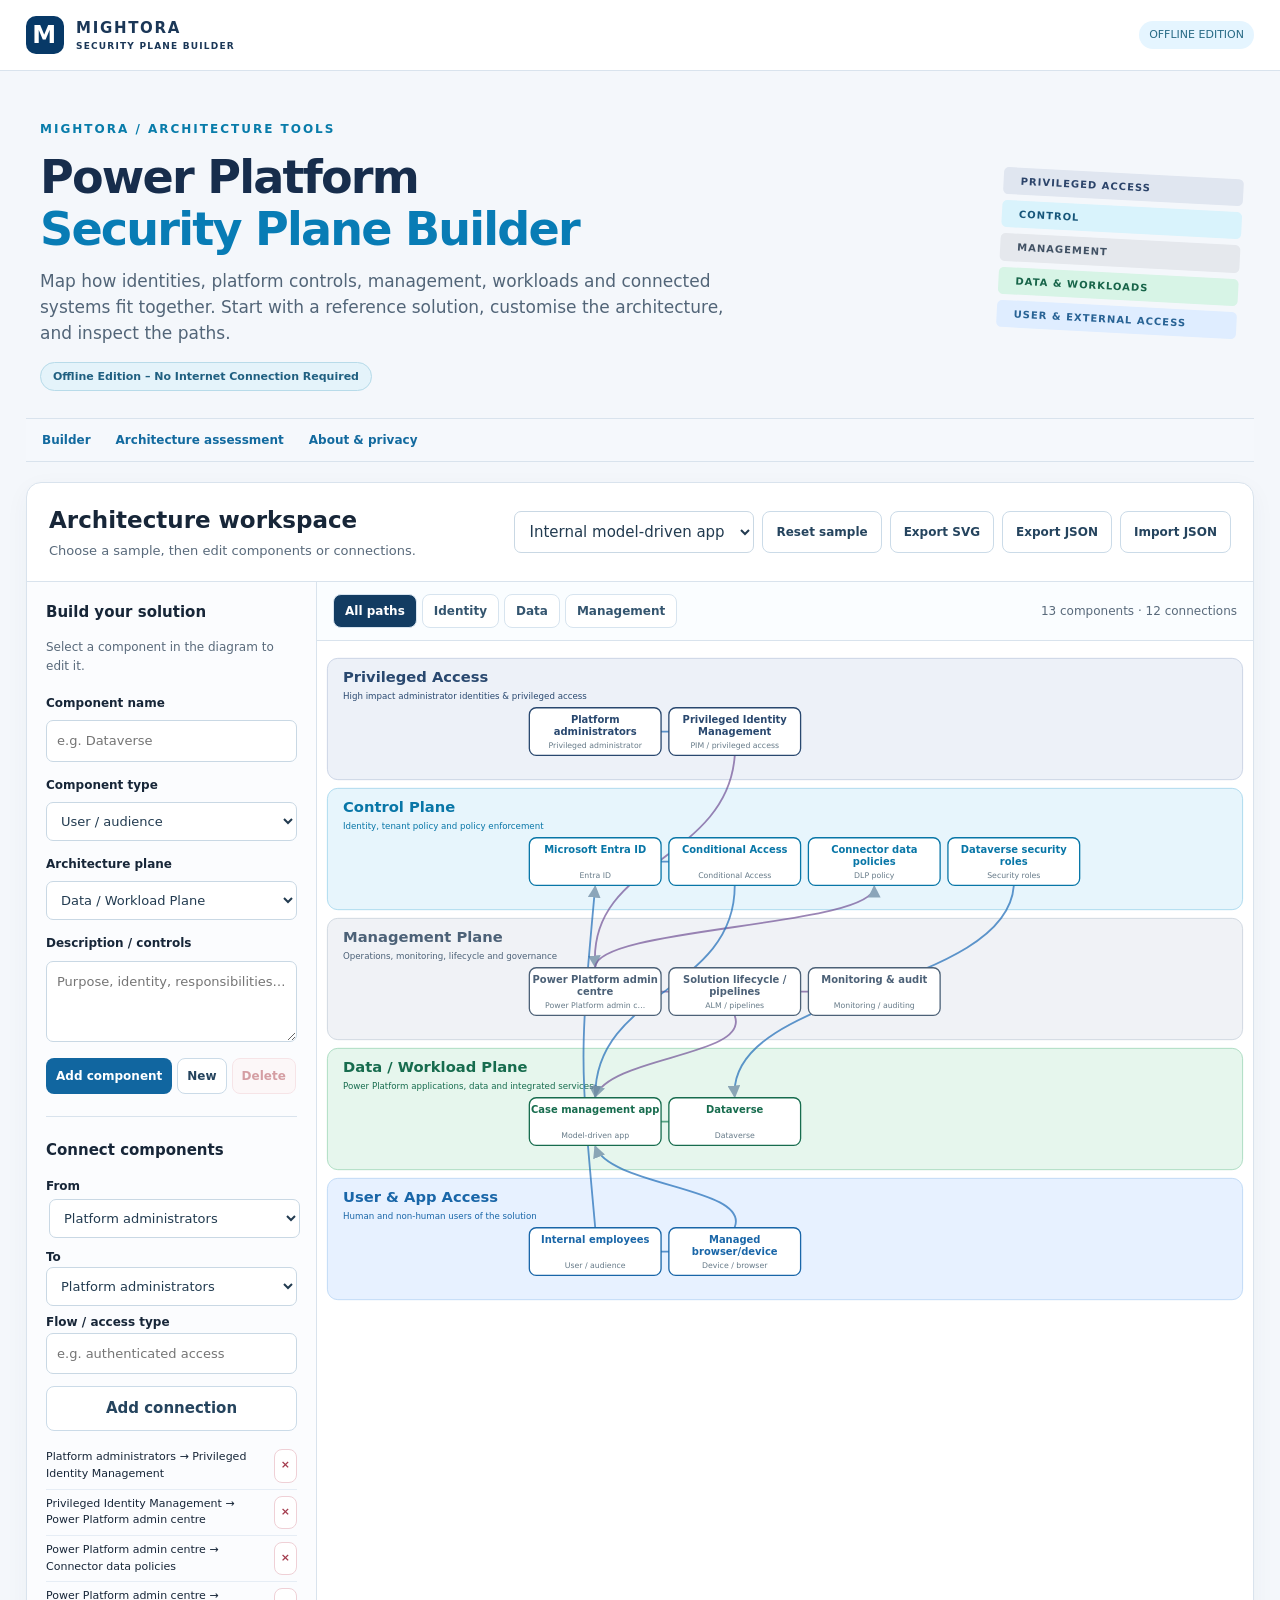
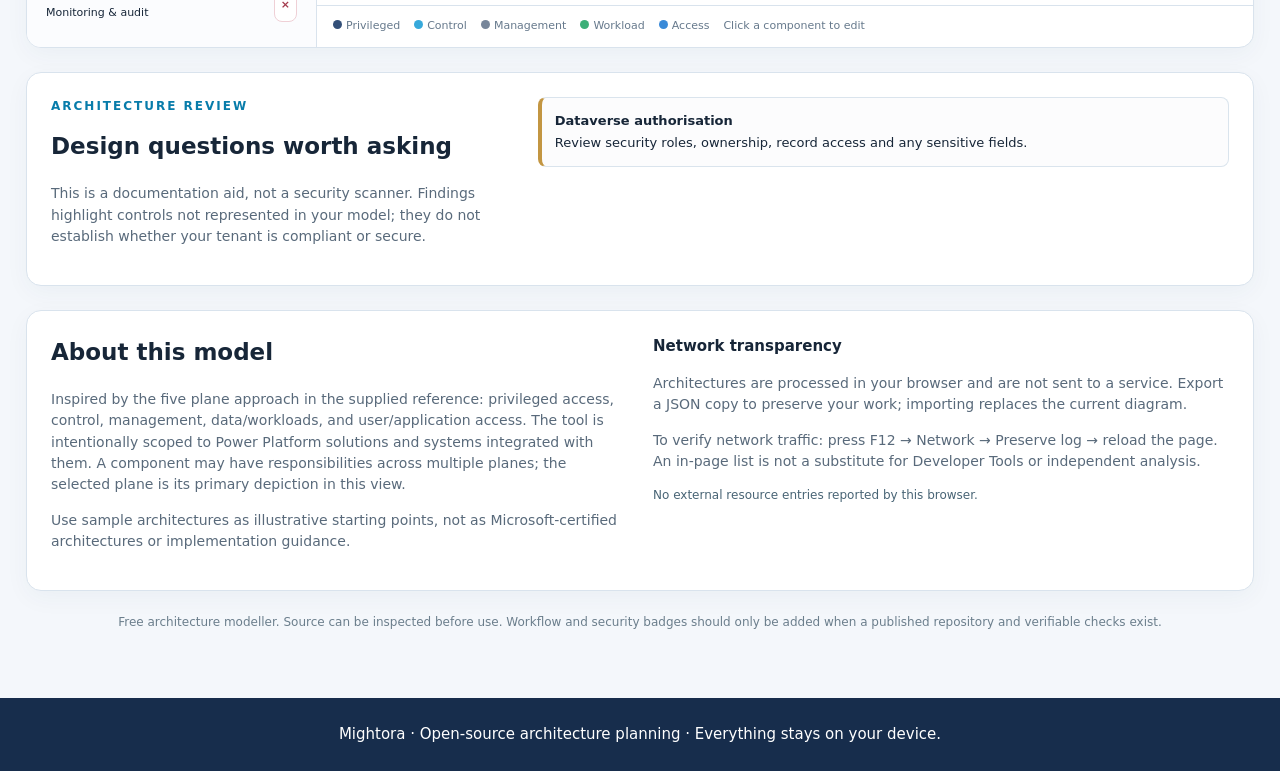
<file: offline.html>
<!doctype html><html lang="en"><head><meta charset="utf-8"><meta name="viewport" content="width=device-width,initial-scale=1"><meta name="description" content="Model Power Platform privileged access, control, management, workload and user access planes. Build architecture diagrams, trace connections and identify governance questions."><title>Power Platform Security Plane Builder | Mightora</title><meta http-equiv="Content-Security-Policy" content="default-src 'none'; script-src 'unsafe-inline'; style-src 'unsafe-inline'; img-src data:; font-src data:; connect-src 'none'; form-action 'none'; base-uri 'none'"><style>:root{--fb-primary:#172d4c;--fb-accent:#008fc9;--bg:#f4f7fb;--border:#d9e3ed;--text:#172638;--muted:#596a7b}*{box-sizing:border-box}html{scroll-behavior:smooth}body{margin:0;background:var(--bg);color:var(--text);font:15px/1.52 system-ui,-apple-system,Segoe UI,Arial,sans-serif}h1,h2,h3,p{margin-top:0}h2{font-size:23px}h3{font-size:15px}button,input,select,textarea{font:inherit}button,select{cursor:pointer}button{background:#1166a0;color:#fff;border:1px solid transparent;border-radius:8px;padding:10px 13px;font-weight:650}button:hover{filter:brightness(.94)}button:disabled{opacity:.45;cursor:not-allowed}.subtle{color:#25445e;background:#fff;border-color:#cbdbe8}.danger{background:#fff2f2;color:#a72e36;border-color:#f0c8cd}input,select,textarea{padding:10px;border:1px solid #c9d8e4;border-radius:7px;background:#fff;color:#223b50;max-width:100%}input:focus,select:focus,textarea:focus{border-color:var(--fb-accent)}:where(a,button,input,select,textarea,[tabindex]):focus-visible{outline:3px solid var(--fb-accent);outline-offset:2}a{color:#126a9f}main{max-width:1580px;margin:auto;padding:0 26px 45px}.offline-header{background:#fff;border-bottom:1px solid var(--border);padding:16px max(26px,calc((100vw - 1500px)/2));display:flex;justify-content:space-between;align-items:center}.brandlock{display:flex;gap:12px;align-items:center;color:#1b3757;font-weight:850;letter-spacing:1.7px}.brandmark{width:38px;height:38px;background:#073967;color:white;display:grid;place-items:center;border-radius:10px;font-size:24px}.brandword small{display:block;font-size:9px;letter-spacing:1.2px}.offline-pill{font-size:11px;color:#296b86;background:#e5f5ff;padding:6px 10px;border-radius:16px}.hero{display:flex;justify-content:space-between;align-items:center;gap:28px;padding:49px 14px 31px}.eyebrow{font-size:12px;letter-spacing:2px;font-weight:850;color:#087caa;margin-bottom:14px}.hero h1{font-size:clamp(32px,3.6vw,53px);line-height:1.12;letter-spacing:-1.8px;color:#172d4c;margin-bottom:14px}.hero em{font-style:normal;color:#087cb5}.hero p{max-width:720px;color:#526578;font-size:17px}.mode{background:#e4f3fa;border:1px solid #b8dbe9;border-radius:30px;font-size:11px;padding:7px 12px;font-weight:750;color:#206081}.hero-mini{min-width:240px;display:grid;gap:6px;transform:rotate(3deg)}.hero-mini span{font-size:10px;font-weight:800;letter-spacing:1px;padding:6px 17px;border-radius:5px;background:#e0e6f0;color:#2c446a}.hero-mini span:nth-child(2){background:#d9f3fc;color:#17567a}.hero-mini span:nth-child(3){background:#e5e8ed;color:#415164}.hero-mini span:nth-child(4){background:#d7f4e6;color:#176449}.hero-mini span:nth-child(5){background:#dfedff;color:#276294}.quick-jump-nav{position:sticky;top:0;z-index:4;display:flex;gap:25px;padding:12px 16px;background:#f5f8fcf2;backdrop-filter:blur(12px);border-block:1px solid var(--border);margin-bottom:20px}.quick-jump-nav a{text-decoration:none;font-size:12px;font-weight:750}section[id]{scroll-margin-top:60px}.app,.assessment,.about{background:#fff;border:1px solid var(--border);border-radius:15px;box-shadow:0 7px 25px #1f42610b;overflow:hidden}.toolbar{padding:20px 22px;border-bottom:1px solid var(--border);display:flex;justify-content:space-between;gap:20px;align-items:center;flex-wrap:wrap}.tool-title h2{margin-bottom:3px}.tool-title p{font-size:13px;color:var(--muted);margin:0}.toolbar-actions{display:flex;gap:8px;flex-wrap:wrap}.toolbar-actions select{max-width:240px}.toolbar-actions button{font-size:12px}.workspace{display:grid;grid-template-columns:290px minmax(0,1fr);min-height:735px}.sidebar{padding:19px;background:#fbfcfe;border-right:1px solid var(--border)}.sidebar .muted{font-size:12px;color:var(--muted)}.sidebar form{display:grid;gap:7px}.sidebar label{display:block;font-size:12px;font-weight:700;margin:7px 0 1px}.sidebar input,.sidebar select,.sidebar textarea{width:100%;font-size:13px}.btnrow{display:flex;gap:5px;flex-wrap:wrap;margin-top:9px}.btnrow button{padding:8px 9px;font-size:12px}.sidebar hr{border:0;border-top:1px solid var(--border);margin:22px 0}.sidebar>#fromNode{margin:3px}.sidebar>select,.sidebar>input{width:100%}.full{width:100%;margin-top:12px}.edge-list{margin-top:12px;max-height:185px;overflow:auto}.edge-entry{border-bottom:1px solid #e6edf5;padding:6px 0;display:flex;justify-content:space-between;gap:7px;font-size:11px}.edge-entry button{padding:2px 6px;background:#fff;color:#a33b4d;border-color:#efd0d6}.mainpanel{min-width:0;display:flex;flex-direction:column}.vizbar{display:flex;align-items:center;justify-content:space-between;gap:10px;padding:12px 16px;background:#fafdff;border-bottom:1px solid var(--border);flex-wrap:wrap}.viewtabs{display:flex;gap:5px;flex-wrap:wrap}.viewtabs button{font-size:12px;padding:7px 11px;border-color:#d7e4ef;color:#34556f;background:#fff}.viewtabs button[aria-pressed=true]{background:#123c62;color:white}.counts{font-size:12px;color:var(--muted)}.viz{overflow:auto;background:radial-gradient(#cfddeb 0.7px,transparent 0.7px) 0 0/18px 18px;min-height:620px;flex:1}.viz svg{width:100%;min-width:840px;height:auto;display:block}.viz .node{cursor:pointer}.viz .node rect{stroke-width:1.5}.viz .node:hover rect,.viz .node.selected rect{stroke-width:3.1;filter:drop-shadow(0 3px 4px #35536a30)}.viz text{font-family:system-ui,Segoe UI,Arial;pointer-events:none}.legend{display:flex;gap:14px;flex-wrap:wrap;padding:12px 16px;border-top:1px solid var(--border);color:#66798c;font-size:11px}.dot{width:9px;height:9px;display:inline-block;border-radius:50%;margin-right:4px}.dot.privileged{background:#334f78}.dot.control{background:#37a9db}.dot.management{background:#77869a}.dot.workload{background:#3daf78}.dot.access{background:#3a8ad8}.assessment,.about{margin-top:24px;padding:24px;display:grid;grid-template-columns:1fr 1.5fr;gap:26px}.assessment p,.about p{color:var(--muted);font-size:14px}.findings{display:grid;gap:9px;align-content:start}.finding{padding:13px;border:1px solid #dae4ed;border-left:4px solid #c39642;border-radius:8px;background:#fcfcfd;font-size:13px}.finding strong{display:block;margin-bottom:2px}.finding.ok{border-left-color:#3d9c80}.about{grid-template-columns:1fr 1fr}.networkinfo{font-size:12px;color:#486475}.trust{margin:22px 0;color:#6b7e8c;font-size:12px;text-align:center}.fallback-footer{padding:25px;text-align:center;background:#172d4c;color:#fff}.fallback-footer a{color:#b5e4ff}.author-fallback{padding:22px;text-align:center;color:#37536b;background:#eaf1f8}.sr-only{position:absolute;width:1px;height:1px;overflow:hidden;clip:rect(0,0,0,0)}@media(max-width:1100px){.workspace{grid-template-columns:260px minmax(0,1fr)}.toolbar-actions{width:100%}}@media(max-width:800px){main{padding:0 12px 30px}.hero-mini{display:none}.workspace{grid-template-columns:1fr}.sidebar{border-right:0;border-bottom:1px solid var(--border)}.assessment,.about{grid-template-columns:1fr}.hero{padding:26px 8px}.toolbar{padding:15px}.quick-jump-nav{gap:15px}.viz{min-height:480px}}
</style></head><body><header class="offline-header"><div class="brandlock"><span class="brandmark">M</span><span class="brandword">MIGHTORA <small>SECURITY PLANE BUILDER</small></span></div><span class="offline-pill">OFFLINE EDITION</span></header><main><section class="hero"><div class="hero-copy"><div class="eyebrow">MIGHTORA / ARCHITECTURE TOOLS</div><h1>Power Platform<br><em>Security Plane Builder</em></h1><p>Map how identities, platform controls, management, workloads and connected systems fit together. Start with a reference solution, customise the architecture, and inspect the paths.</p><span class="mode">Offline Edition – No Internet Connection Required</span></div><div class="hero-mini" aria-hidden="true"><span>PRIVILEGED ACCESS</span><span>CONTROL</span><span>MANAGEMENT</span><span>DATA & WORKLOADS</span><span>USER & EXTERNAL ACCESS</span></div></section><nav class="quick-jump-nav" aria-label="Sections"><a href="#builder">Builder</a><a href="#assessment">Architecture assessment</a><a href="#about">About & privacy</a></nav><section id="builder" class="app"><div class="toolbar"><div class="tool-title"><h2>Architecture workspace</h2><p>Choose a sample, then edit components or connections.</p></div><div class="toolbar-actions"><label class="sr-only" for="samples">Example</label><select id="samples" aria-label="Reference architecture"><option value="internal">Internal model-driven app</option><option value="canvas">Canvas app & SharePoint</option><option value="pages">External Power Pages site</option><option value="integration">Power Automate integration</option><option value="copilot">Copilot Studio agent</option><option value="enterprise">Enterprise Power Platform</option></select><button id="reset" class="subtle">Reset sample</button><button id="exportSvg" class="subtle">Export SVG</button><button id="exportJson" class="subtle">Export JSON</button><button id="importBtn" class="subtle">Import JSON</button><input id="fileInput" type="file" accept="application/json,.json" hidden></div></div><div class="workspace"><aside class="sidebar"><h3>Build your solution</h3><p class="muted">Select a component in the diagram to edit it.</p><form id="nodeForm"><label for="nodeName">Component name</label><input id="nodeName" required maxlength="70" placeholder="e.g. Dataverse"><label for="nodeType">Component type</label><select id="nodeType"></select><label for="nodePlane">Architecture plane</label><select id="nodePlane"></select><label for="nodeDetail">Description / controls</label><textarea id="nodeDetail" rows="3" maxlength="500" placeholder="Purpose, identity, responsibilities…"></textarea><div class="btnrow"><button type="submit" id="saveNode">Add component</button><button type="button" id="clearSelection" class="subtle">New</button><button type="button" id="deleteNode" class="danger" disabled>Delete</button></div></form><hr><h3>Connect components</h3><label for="fromNode">From</label><select id="fromNode"></select><label for="toNode">To</label><select id="toNode"></select><label for="connectionLabel">Flow / access type</label><input id="connectionLabel" maxlength="55" placeholder="e.g. authenticated access"><button id="addEdge" class="subtle full">Add connection</button><div id="edgeList" class="edge-list"></div></aside><div class="mainpanel"><div class="vizbar"><div class="viewtabs" role="group" aria-label="Path view"><button data-view="all" aria-pressed="true">All paths</button><button data-view="identity" aria-pressed="false">Identity</button><button data-view="data" aria-pressed="false">Data</button><button data-view="management" aria-pressed="false">Management</button></div><span id="counts" class="counts"></span></div><div id="viz" class="viz" role="region" aria-label="Architecture diagram"></div><div class="legend"><span><i class="dot privileged"></i>Privileged</span><span><i class="dot control"></i>Control</span><span><i class="dot management"></i>Management</span><span><i class="dot workload"></i>Workload</span><span><i class="dot access"></i>Access</span><span>Click a component to edit</span></div></div></div></section><section id="assessment" class="assessment"><div><div class="eyebrow">ARCHITECTURE REVIEW</div><h2>Design questions worth asking</h2><p>This is a documentation aid, not a security scanner. Findings highlight controls not represented in your model; they do not establish whether your tenant is compliant or secure.</p></div><div id="findings" class="findings" aria-live="polite"></div></section><section id="about" class="about"><div><h2>About this model</h2><p>Inspired by the five plane approach in the supplied reference: privileged access, control, management, data/workloads, and user/application access. The tool is intentionally scoped to Power Platform solutions and systems integrated with them. A component may have responsibilities across multiple planes; the selected plane is its primary depiction in this view.</p><p>Use sample architectures as illustrative starting points, not as Microsoft-certified architectures or implementation guidance.</p></div><div><h3>Network transparency</h3><p>Architectures are processed in your browser and are not sent to a service. Export a JSON copy to preserve your work; importing replaces the current diagram.</p><p>To verify network traffic: press F12 → Network → Preserve log → reload the page. An in-page list is not a substitute for Developer Tools or independent analysis.</p><div id="networkSummary" class="networkinfo"></div></div></section><section class="trust"><p>Free architecture modeller. Source can be inspected before use. Workflow and security badges should only be added when a published repository and verifiable checks exist.</p></section></main><footer class="fallback-footer">Mightora · Open-source architecture planning · Everything stays on your device.</footer><script>(()=>{'use strict';
const planes=[['privileged','Privileged Access','High impact administrator identities & privileged access'],['control','Control Plane','Identity, tenant policy and policy enforcement'],['management','Management Plane','Operations, monitoring, lifecycle and governance'],['workload','Data / Workload Plane','Power Platform applications, data and integrated services'],['access','User & App Access','Human and non-human users of the solution']];
const types=['User / audience','Privileged administrator','Entra ID','Conditional Access','PIM / privileged access','Tenant / environment policy','DLP policy','Power Platform admin centre','ALM / pipelines','Monitoring / auditing','Model-driven app','Canvas app','Power Pages','Power Automate','Copilot Studio','Dataverse','SharePoint','External system / API','Azure API Management','Custom connector','Azure Function','Service principal / managed identity','Gateway','Device / browser','Security roles','Other'];
const N=(id,name,plane,type,detail='')=>({id,name,plane,type,detail}); const E=(from,to,label,kind='data')=>({from,to,label,kind});
const base=(workload,actors,integrations=[],extras=[])=>{let nodes=[N('pa','Platform administrators','privileged','Privileged administrator','Use least privilege and time-bound elevation where appropriate'),N('pim','Privileged Identity Management','privileged','PIM / privileged access'),N('entra','Microsoft Entra ID','control','Entra ID'),N('ca','Conditional Access','control','Conditional Access'),N('dlp','Connector data policies','control','DLP policy'),N('ppac','Power Platform admin centre','management','Power Platform admin centre'),N('alm','Solution lifecycle / pipelines','management','ALM / pipelines'),N('audit','Monitoring & audit','management','Monitoring / auditing'),...actors,...workload,...integrations,...extras];let edges=[E('pa','pim','role elevation','identity'),E('pim','ppac','administration','management'),E('ppac','dlp','governs','management'),E('ppac','audit','management telemetry','management'),E('alm',workload[0].id,'deploys','management'),E(actors[0].id,'entra','sign-in','identity'),E('entra','ca','policy evaluation','identity'),E('ca',workload[0].id,'authorised access','identity')];return {nodes,edges};};
const samples={
internal:()=>{let m=base([N('app','Case management app','workload','Model-driven app'),N('dv','Dataverse','workload','Dataverse','Data access is governed by configured security roles')],[N('staff','Internal employees','access','User / audience'),N('device','Managed browser/device','access','Device / browser')],[N('roles','Dataverse security roles','control','Security roles')]);m.edges.push(E('staff','device','uses','identity'),E('device','app','browser access','identity'),E('app','dv','business records'),E('roles','dv','authorisation','identity'));return m;},
canvas:()=>{let m=base([N('app','Team requests canvas app','workload','Canvas app'),N('sp','SharePoint list','workload','SharePoint')],[N('staff','Internal employees','access','User / audience')],[N('flow','Approval flow','workload','Power Automate')]);m.edges.push(E('app','sp','read/write'),E('app','flow','submit request'),E('flow','sp','update status'));return m;},
pages:()=>{let m=base([N('portal','Public-facing Power Pages site','workload','Power Pages'),N('dv','Dataverse','workload','Dataverse')],[N('guest','External customers/partners','access','User / audience')],[N('extid','External identity provider','control','Entra ID','Configure the supported authentication provider and external user lifecycle')]);m.edges=m.edges.filter(x=>!(x.from==='guest'&&x.to==='entra')&&!(x.from==='ca'&&x.to==='portal'));m.edges.push(E('guest','extid','external sign-in','identity'),E('extid','portal','authenticated session','identity'),E('portal','dv','table permissions'),E('ppac','portal','administers','management'));return m;},
integration:()=>{let m=base([N('flow','Integration cloud flow','workload','Power Automate'),N('dv','Dataverse','workload','Dataverse')],[N('maker','Business process owner','access','User / audience')],[N('api','Partner business API','workload','External system / API'),N('conn','Custom connector','workload','Custom connector'),N('spn','Application identity','control','Service principal / managed identity')]);m.edges.push(E('dv','flow','business trigger'),E('flow','conn','invokes API'),E('conn','api','HTTPS request'),E('spn','conn','connection identity','identity'));return m;},
copilot:()=>{let m=base([N('agent','Employee assistant','workload','Copilot Studio'),N('flow','Agent-triggered flow','workload','Power Automate')],[N('staff','Employees','access','User / audience')],[N('api','Line-of-business API','workload','External system / API')]);m.edges.push(E('agent','flow','approved action'),E('flow','api','retrieves status'),E('api','flow','response'));return m;},
enterprise:()=>{let m=base([N('mda','Operations model-driven app','workload','Model-driven app'),N('dv','Dataverse','workload','Dataverse')],[N('staff','Internal employees','access','User / audience'),N('partner','External partners','access','User / audience')],[N('pages','Partner Power Pages site','workload','Power Pages'),N('flow','Business automation','workload','Power Automate'),N('api','Enterprise integration API','workload','External system / API'),N('apim','API Management','workload','Azure API Management'),N('spn','Application identity','control','Service principal / managed identity'),N('roles','Dataverse roles','control','Security roles')]);m.edges.push(E('mda','dv','application data'),E('pages','dv','table permissions'),E('partner','pages','external session','identity'),E('dv','flow','event trigger'),E('flow','apim','API call'),E('apim','api','forward request'),E('spn','flow','app connection','identity'),E('roles','dv','data authorisation','identity'));return m;}
};
let model=samples.internal(),selected=null,view='all',sequence=0;
const $=id=>document.getElementById(id);const escaped=s=>String(s??'').replace(/[&<>"']/g,c=>({'&':'&amp;','<':'&lt;','>':'&gt;','"':'&quot;',"'":'&#39;'}[c]));
function validate(m){if(!m||!Array.isArray(m.nodes)||!Array.isArray(m.edges)||m.nodes.length>130||m.edges.length>300)throw Error('Invalid architecture or size limit exceeded');let ids=new Set();for(let n of m.nodes){if(!n||typeof n.id!=='string'||n.id.length>80||ids.has(n.id)||!planes.some(p=>p[0]===n.plane)||!['name','type','detail'].every(k=>typeof(n[k]??'')==='string'&&(n[k]??'').length<=550))throw Error('Invalid component data');ids.add(n.id)}for(let e of m.edges){if(!ids.has(e.from)||!ids.has(e.to)||!['identity','data','management'].includes(e.kind)||typeof e.label!=='string'||e.label.length>100)throw Error('Invalid connection data')}return m;}
function populate(){let t=$('nodeType'),p=$('nodePlane');types.forEach(s=>t.add(new Option(s,s)));planes.forEach(([id,name])=>p.add(new Option(name,id)));}
function options(){for(let id of ['fromNode','toNode']){let el=$(id),old=el.value;el.replaceChildren();model.nodes.forEach(n=>el.add(new Option(n.name,n.id)));if(model.nodes.some(n=>n.id===old))el.value=old;}}
function edit(id){selected=id;let n=model.nodes.find(n=>n.id===id);$('nodeName').value=n?.name||'';$('nodeType').value=n?.type||types[0];$('nodePlane').value=n?.plane||'workload';$('nodeDetail').value=n?.detail||'';$('saveNode').textContent=n?'Update component':'Add component';$('deleteNode').disabled=!n;render();}
function wrap(s,width=21,max=3){let words=String(s).split(/\s+/),out=[''];for(let w of words){if((out.at(-1)+' '+w).trim().length>width&&out.at(-1))out.push('');out[out.length-1]+=(out.at(-1)?' ':'')+w;}if(out.length>max){out=out.slice(0,max);out[max-1]=out[max-1].slice(0,width-1)+'…';}return out;}
function render(){let colors={privileged:['#edf1f8','#29486f','#c5d0e2'],control:['#e7f5fc','#0876a7','#a4d7ed'],management:['#f0f2f6','#4c6177','#cbd4de'],workload:['#e6f6ed','#176c4e','#a4d9bc'],access:['#e7f1ff','#1966a8','#bad7f5']};let width=1080,top=20,slotH=150,nodeW=152,nodeH=55;let loc={};let nodeMarkup=[];let parts=[`<svg xmlns="http://www.w3.org/2000/svg" viewBox="0 0 ${width} 800" role="img" aria-label="Power Platform five security planes"><defs><marker id="arrow" markerWidth="7" markerHeight="7" refX="6" refY="3.5" orient="auto"><path d="M0 0 L7 3.5 L0 7" fill="#6887a0"/></marker></defs>`];for(let i=0;i<planes.length;i++){let [key,name,subtitle]=planes[i],y=top+i*slotH,[bg,fg,stroke]=colors[key];parts.push(`<rect x="12" y="${y}" width="1056" height="140" rx="12" fill="${bg}" stroke="${stroke}"/><text x="30" y="${y+27}" fill="${fg}" font-weight="750" font-size="17">${escaped(name)}</text><text x="30" y="${y+47}" fill="${fg}" font-size="10">${escaped(subtitle)}</text>`);let nodes=model.nodes.filter(n=>n.plane===key);if(nodes.length===0)parts.push(`<text x="240" y="${y+80}" font-size="13" fill="#8294a6" font-style="italic">No components modelled</text>`);nodes.forEach((n,j)=>{let columns=5,col=j%columns,row=Math.floor(j/columns);let x=245+col*161,ny=y+57+row*65;if(ny+nodeH>y+139){ny=y+65+(j%2)*7;x=245+(j%5)*161}loc[n.id]={x:x+nodeW/2,y:ny+nodeH/2};let lines=wrap(n.name,21,2);nodeMarkup.push(`<g class="node ${n.id===selected?'selected':''}" data-id="${escaped(n.id)}" tabindex="0" role="button" aria-label="Edit ${escaped(n.name)}"><rect x="${x}" y="${ny}" width="${nodeW}" height="${nodeH}" rx="8" fill="#fff" stroke="${fg}"/><text x="${x+nodeW/2}" y="${ny+18}" text-anchor="middle" fill="${fg}" font-size="11.5" font-weight="740">${lines.map((s,l)=>`<tspan x="${x+nodeW/2}" dy="${l?14:0}">${escaped(s)}</tspan>`).join('')}</text><text x="${x+nodeW/2}" y="${ny+46}" text-anchor="middle" font-size="9" fill="#667a88">${escaped(n.type.length>24?n.type.slice(0,22)+'…':n.type)}</text><title>${escaped(n.name)} — ${escaped(n.detail)}</title></g>`)});}
let edges=model.edges.filter(e=>view==='all'||e.kind===view),paths=[];edges.forEach((e,i)=>{let a=loc[e.from],b=loc[e.to];if(!a||!b)return;let startY=a.y+(b.y>a.y?28:-28),endY=b.y+(b.y>a.y?-29:29);if(Math.abs(a.y-b.y)<55){startY=a.y;endY=b.y;}
let offset=((i%5)-2)*9;let d=`M ${a.x} ${startY} C ${a.x+offset} ${(startY+endY)/2} ${b.x+offset} ${(startY+endY)/2} ${b.x} ${endY}`;let col=e.kind==='identity'?'#236fb9':e.kind==='management'?'#755799':'#23875e';paths.push(`<path d="${d}" fill="none" stroke="${col}" stroke-width="2.1" opacity=".72" marker-end="url(#arrow)"><title>${escaped(e.label||e.kind)}</title></path>`);});parts.push(`<g class="connections">${paths.join('')}</g>`);parts.push(...nodeMarkup);parts.push('</svg>');$('viz').innerHTML=parts.join('');$('viz').querySelectorAll('.node').forEach(el=>{el.addEventListener('click',()=>edit(el.dataset.id));el.addEventListener('keydown',e=>{if(e.key==='Enter'||e.key===' '){e.preventDefault();edit(el.dataset.id)}})});$('counts').textContent=`${model.nodes.length} components · ${model.edges.length} connections`;options();edgesList();assess();}
function edgesList(){$('edgeList').replaceChildren();model.edges.forEach((e,i)=>{let row=document.createElement('div');row.className='edge-entry';let t=document.createElement('span'),btn=document.createElement('button');let a=model.nodes.find(n=>n.id===e.from)?.name||e.from,b=model.nodes.find(n=>n.id===e.to)?.name||e.to;t.textContent=`${a} → ${b}`;t.title=e.label||e.kind;btn.textContent='×';btn.setAttribute('aria-label',`Remove connection ${a} to ${b}`);btn.addEventListener('click',()=>{model.edges.splice(i,1);render()});row.append(t,btn);$('edgeList').append(row)})}
function assess(){let t=new Set(model.nodes.map(n=>n.type)),findings=[];let has=(...list)=>list.some(x=>t.has(x));if(!has('PIM / privileged access'))findings.push(['Privileged access','No privileged access elevation or review component is represented.']);if(!has('Conditional Access'))findings.push(['Authentication policy','No Conditional Access component is represented for internal interactive access.']);if(!has('DLP policy'))findings.push(['Connector governance','No Power Platform connector data policy is represented.']);if(!has('ALM / pipelines'))findings.push(['Application lifecycle','No solution deployment or ALM component is represented.']);if(!has('Monitoring / auditing'))findings.push(['Operational visibility','No monitoring or auditing component is represented.']);if(has('Power Pages')&&!model.nodes.some(n=>n.type==='Entra ID'&&n.detail.toLowerCase().includes('external')))findings.push(['External identity','Confirm the selected external identity provider, authentication options and contact lifecycle.']);if(has('External system / API'))findings.push(['Integration trust','Document credential ownership, least privilege, API authentication, data boundaries and failure handling for external connections.']);if(has('Dataverse'))findings.push(['Dataverse authorisation','Review security roles, ownership, record access and any sensitive fields.']);let target=$('findings');target.replaceChildren();if(!findings.length)findings.push(['Initial coverage','The basic architectural control categories are represented. Review their actual configuration and effectiveness.']);findings.forEach(([title,txt],i)=>{let el=document.createElement('div');el.className='finding'+(findings.length===1&&title==='Initial coverage'?' ok':'');let s=document.createElement('strong'),p=document.createElement('span');s.textContent=title;p.textContent=txt;el.append(s,p);target.append(el)})}
function download(name,text,mime){let blob=new Blob([text],{type:mime}),url=URL.createObjectURL(blob),a=document.createElement('a');a.href=url;a.download=name;document.body.append(a);a.click();a.remove();setTimeout(()=>URL.revokeObjectURL(url),1000)}
function loadSample(){model=validate(samples[$('samples').value]());selected=null;edit(null)}
populate();$('samples').addEventListener('change',loadSample);$('reset').addEventListener('click',loadSample);$('nodeForm').addEventListener('submit',e=>{e.preventDefault();let id=selected||'custom-'+(++sequence),n=N(id,$('nodeName').value.trim(),$('nodePlane').value,$('nodeType').value,$('nodeDetail').value.trim());if(!n.name)return;if(selected){model.nodes[model.nodes.findIndex(x=>x.id===id)]=n}else{model.nodes.push(n)}edit(id)});$('clearSelection').addEventListener('click',()=>edit(null));$('deleteNode').addEventListener('click',()=>{model.nodes=model.nodes.filter(n=>n.id!==selected);model.edges=model.edges.filter(e=>e.from!==selected&&e.to!==selected);edit(null)});$('addEdge').addEventListener('click',()=>{let a=$('fromNode').value,b=$('toNode').value;if(!a||!b||a===b){alert('Choose two different components.');return}let label=$('connectionLabel').value.trim(),kind=/(sign|identity|role|access|auth|session|credential)/i.test(label)?'identity':/(manage|admin|deploy|govern|audit|monitor)/i.test(label)?'management':'data';model.edges.push(E(a,b,label||'connection',kind));$('connectionLabel').value='';render()});document.querySelectorAll('[data-view]').forEach(btn=>btn.addEventListener('click',()=>{view=btn.dataset.view;document.querySelectorAll('[data-view]').forEach(b=>b.setAttribute('aria-pressed',b===btn?'true':'false'));render()}));$('exportSvg').addEventListener('click',()=>{let svg=$('viz').querySelector('svg').cloneNode(true);svg.setAttribute('xmlns','http://www.w3.org/2000/svg');svg.setAttribute('width','1080');svg.setAttribute('height','800');download('power-platform-planes.svg',new XMLSerializer().serializeToString(svg),'image/svg+xml')});$('exportJson').addEventListener('click',()=>download('power-platform-architecture.json',JSON.stringify({format:'mightora-power-platform-planes',version:1,...model},null,2),'application/json'));$('importBtn').addEventListener('click',()=>$('fileInput').click());$('fileInput').addEventListener('change',async e=>{let file=e.target.files?.[0];if(!file)return;try{let m=JSON.parse(await file.text());model=validate({nodes:m.nodes,edges:m.edges});edit(null)}catch(err){alert('Cannot import architecture: '+err.message)}e.target.value=''});let resources=performance.getEntriesByType('resource').map(x=>{try{return new URL(x.name).hostname}catch{return 'local'}});$('networkSummary').textContent=resources.length?'Observed resource domains: '+[...new Set(resources)].join(', '):'No external resource entries reported by this browser.';edit(null);
})();
</script></body></html>
</file>
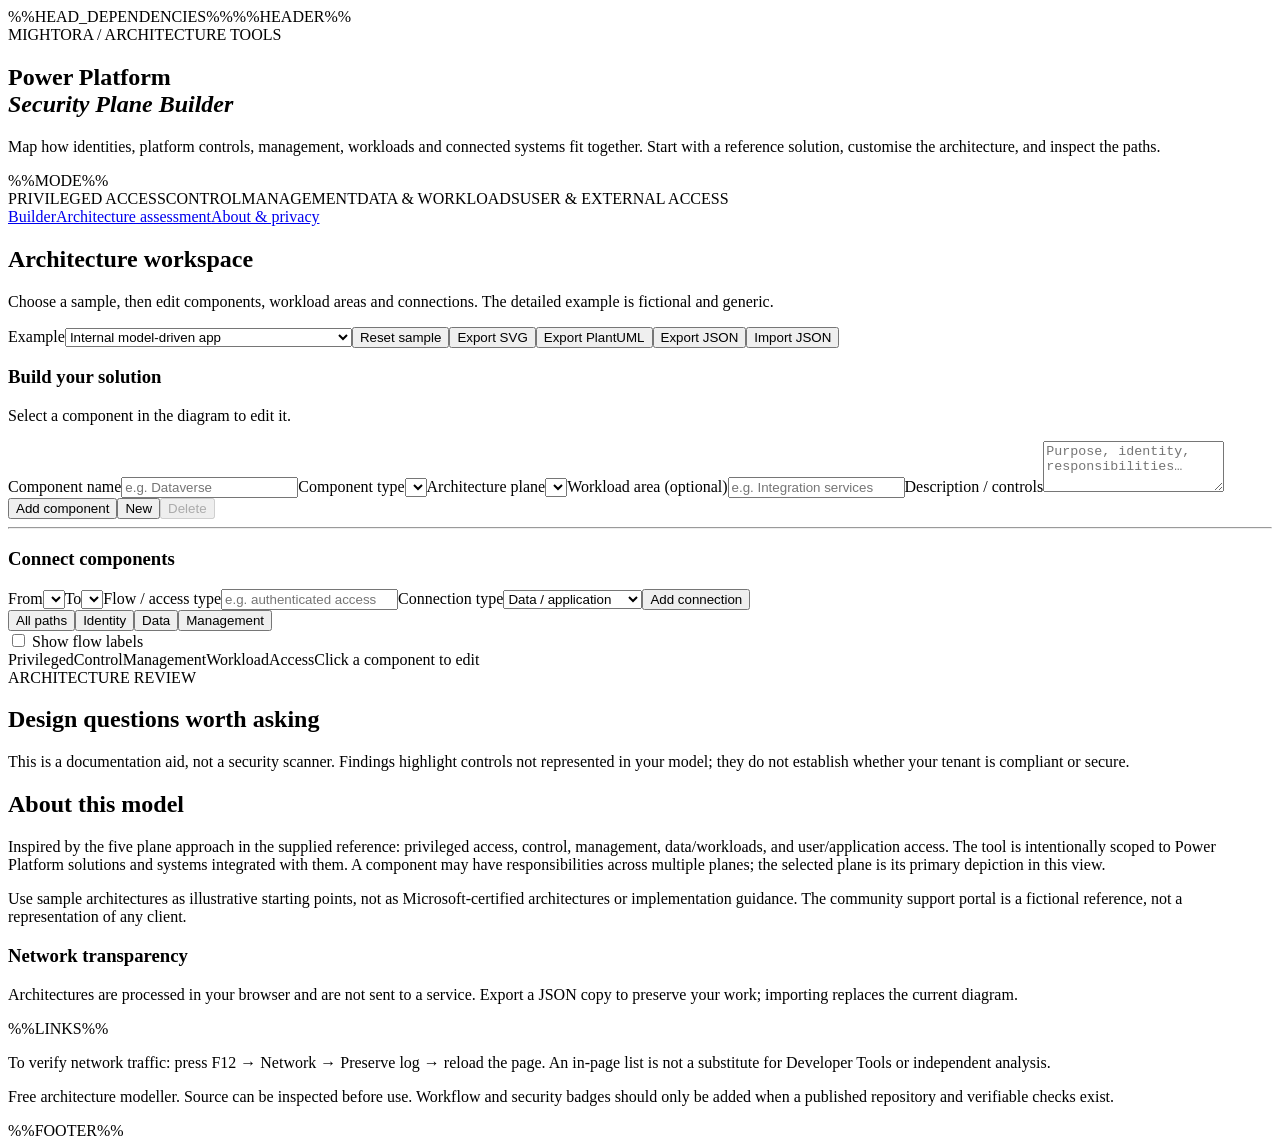
<file: template.html>
<!doctype html><html lang="en"><head><meta charset="utf-8"><meta name="viewport" content="width=device-width,initial-scale=1"><meta name="description" content="Model Power Platform privileged access, control, management, workload and user access planes. Build architecture diagrams, trace connections and identify governance questions."><title>Power Platform Security Plane Builder | Mightora</title>%%HEAD_DEPENDENCIES%%<style>/*CSS*/</style></head><body>%%HEADER%%<main><section class="hero"><div class="hero-copy"><div class="eyebrow">MIGHTORA / ARCHITECTURE TOOLS</div><h1>Power Platform<br><em>Security Plane Builder</em></h1><p>Map how identities, platform controls, management, workloads and connected systems fit together. Start with a reference solution, customise the architecture, and inspect the paths.</p><span class="mode">%%MODE%%</span></div><div class="hero-mini" aria-hidden="true"><span>PRIVILEGED ACCESS</span><span>CONTROL</span><span>MANAGEMENT</span><span>DATA & WORKLOADS</span><span>USER & EXTERNAL ACCESS</span></div></section><nav class="quick-jump-nav" aria-label="Sections"><a href="#builder">Builder</a><a href="#assessment">Architecture assessment</a><a href="#about">About & privacy</a></nav><section id="builder" class="app"><div class="toolbar"><div class="tool-title"><h2>Architecture workspace</h2><p>Choose a sample, then edit components, workload areas and connections. The detailed example is fictional and generic.</p></div><div class="toolbar-actions"><label class="sr-only" for="samples">Example</label><select id="samples" aria-label="Reference architecture"><option value="internal">Internal model-driven app</option><option value="canvas">Canvas app & SharePoint</option><option value="pages">External Power Pages site</option><option value="integration">Power Automate integration</option><option value="copilot">Copilot Studio agent</option><option value="enterprise">Enterprise Power Platform</option><option value="community">Community support portal (fictional, detailed)</option></select><button id="reset" class="subtle">Reset sample</button><button id="exportSvg" class="subtle">Export SVG</button><button id="exportPuml" class="subtle">Export PlantUML</button><button id="exportJson" class="subtle">Export JSON</button><button id="importBtn" class="subtle">Import JSON</button><input id="fileInput" type="file" accept="application/json,.json" hidden></div></div><div class="workspace"><aside class="sidebar"><h3>Build your solution</h3><p class="muted">Select a component in the diagram to edit it.</p><form id="nodeForm"><label for="nodeName">Component name</label><input id="nodeName" required maxlength="70" placeholder="e.g. Dataverse"><label for="nodeType">Component type</label><select id="nodeType"></select><label for="nodePlane">Architecture plane</label><select id="nodePlane"></select><label for="nodeGroup">Workload area (optional)</label><input id="nodeGroup" maxlength="65" placeholder="e.g. Integration services"><label for="nodeDetail">Description / controls</label><textarea id="nodeDetail" rows="3" maxlength="500" placeholder="Purpose, identity, responsibilities…"></textarea><div class="btnrow"><button type="submit" id="saveNode">Add component</button><button type="button" id="clearSelection" class="subtle">New</button><button type="button" id="deleteNode" class="danger" disabled>Delete</button></div></form><hr><h3>Connect components</h3><label for="fromNode">From</label><select id="fromNode"></select><label for="toNode">To</label><select id="toNode"></select><label for="connectionLabel">Flow / access type</label><input id="connectionLabel" maxlength="55" placeholder="e.g. authenticated access"><label for="connectionKind">Connection type</label><select id="connectionKind"><option value="data">Data / application</option><option value="identity">Identity / access</option><option value="management">Management / ALM</option></select><button id="addEdge" class="subtle full">Add connection</button><div id="edgeList" class="edge-list"></div></aside><div class="mainpanel"><div class="vizbar"><div class="viewtabs" role="group" aria-label="Path view"><button data-view="all" aria-pressed="true">All paths</button><button data-view="identity" aria-pressed="false">Identity</button><button data-view="data" aria-pressed="false">Data</button><button data-view="management" aria-pressed="false">Management</button></div><label class="path-label-toggle"><input type="checkbox" id="showLabels"> Show flow labels</label><span id="counts" class="counts"></span></div><div id="viz" class="viz" role="region" aria-label="Architecture diagram"></div><div class="legend"><span><i class="dot privileged"></i>Privileged</span><span><i class="dot control"></i>Control</span><span><i class="dot management"></i>Management</span><span><i class="dot workload"></i>Workload</span><span><i class="dot access"></i>Access</span><span>Click a component to edit</span></div></div></div></section><section id="assessment" class="assessment"><div><div class="eyebrow">ARCHITECTURE REVIEW</div><h2>Design questions worth asking</h2><p>This is a documentation aid, not a security scanner. Findings highlight controls not represented in your model; they do not establish whether your tenant is compliant or secure.</p></div><div id="findings" class="findings" aria-live="polite"></div></section><section id="about" class="about"><div><h2>About this model</h2><p>Inspired by the five plane approach in the supplied reference: privileged access, control, management, data/workloads, and user/application access. The tool is intentionally scoped to Power Platform solutions and systems integrated with them. A component may have responsibilities across multiple planes; the selected plane is its primary depiction in this view.</p><p>Use sample architectures as illustrative starting points, not as Microsoft-certified architectures or implementation guidance. The community support portal is a fictional reference, not a representation of any client.</p></div><div><h3>Network transparency</h3><p>Architectures are processed in your browser and are not sent to a service. Export a JSON copy to preserve your work; importing replaces the current diagram.</p>%%LINKS%%<p>To verify network traffic: press F12 → Network → Preserve log → reload the page. An in-page list is not a substitute for Developer Tools or independent analysis.</p><div id="networkSummary" class="networkinfo"></div></div></section><section class="trust"><p>Free architecture modeller. Source can be inspected before use. Workflow and security badges should only be added when a published repository and verifiable checks exist.</p></section></main>%%FOOTER%%<script>/*JS*/</script></body></html>
</file>
